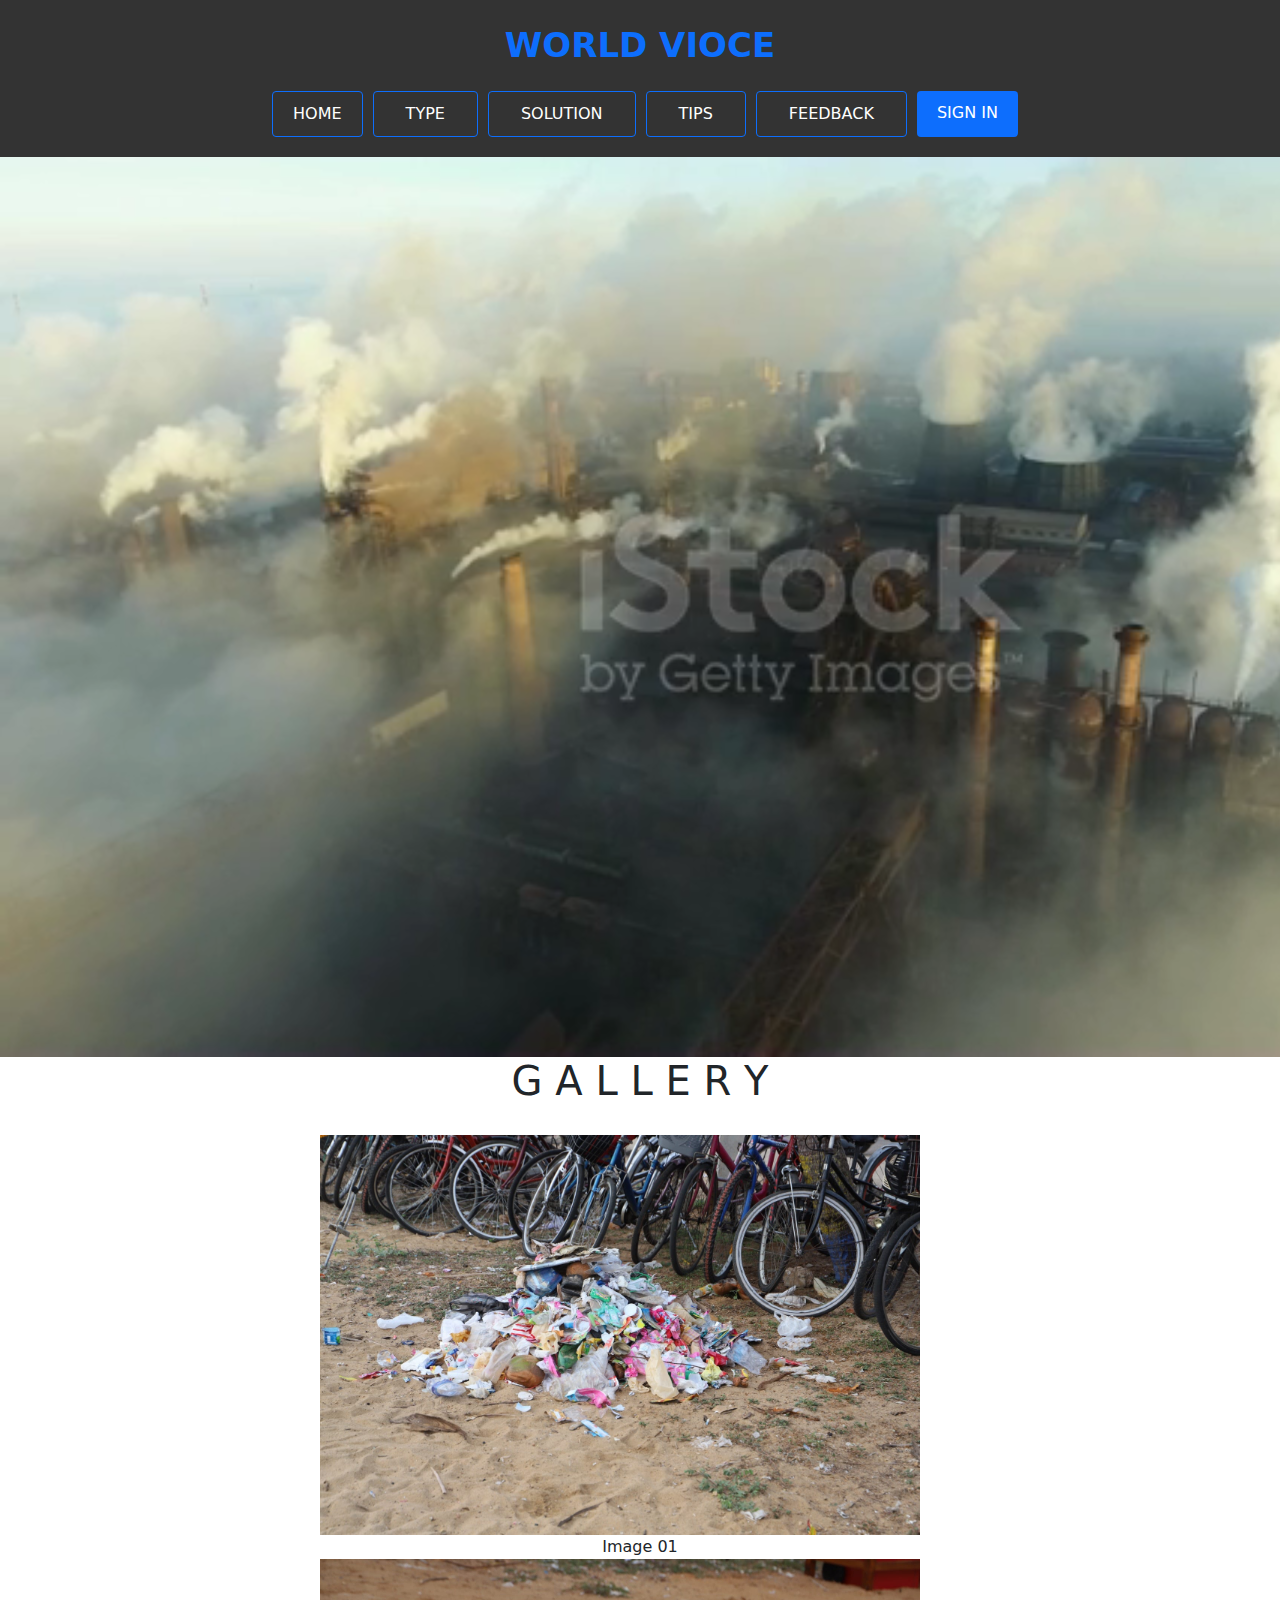
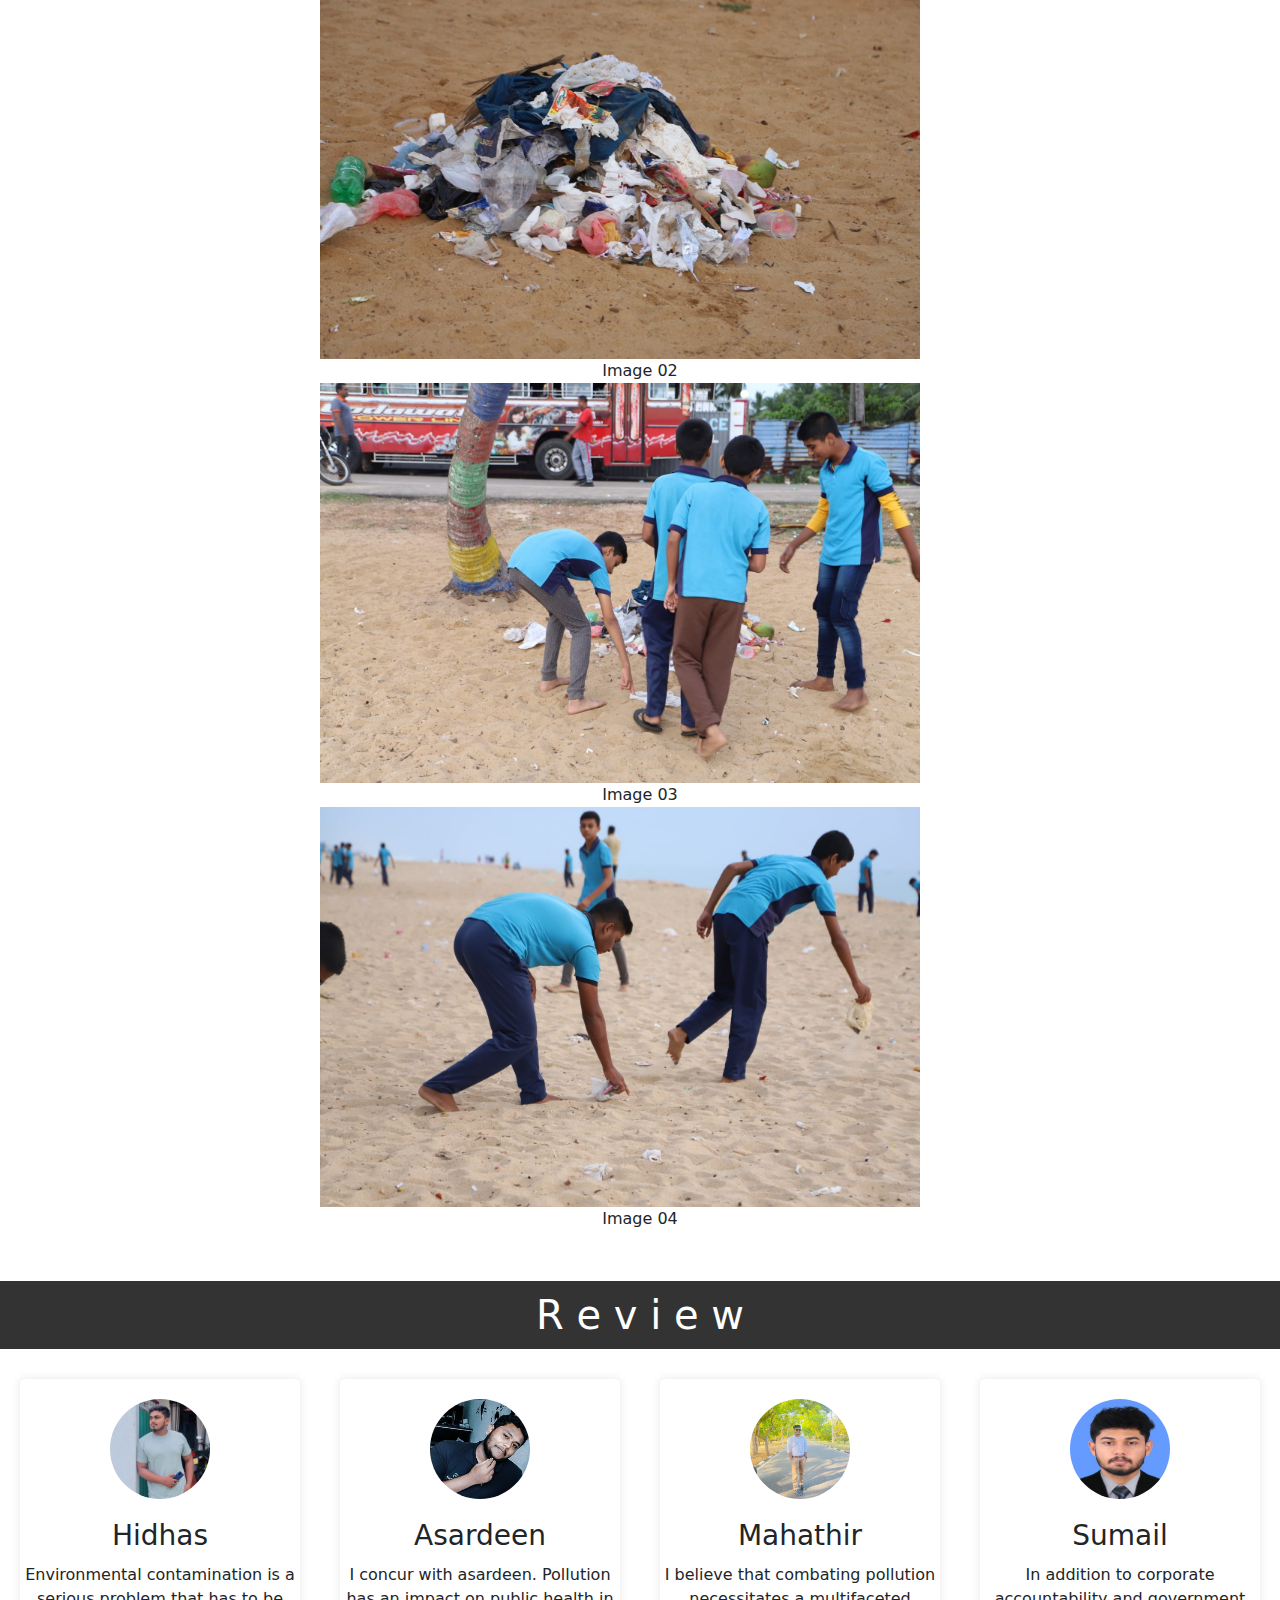
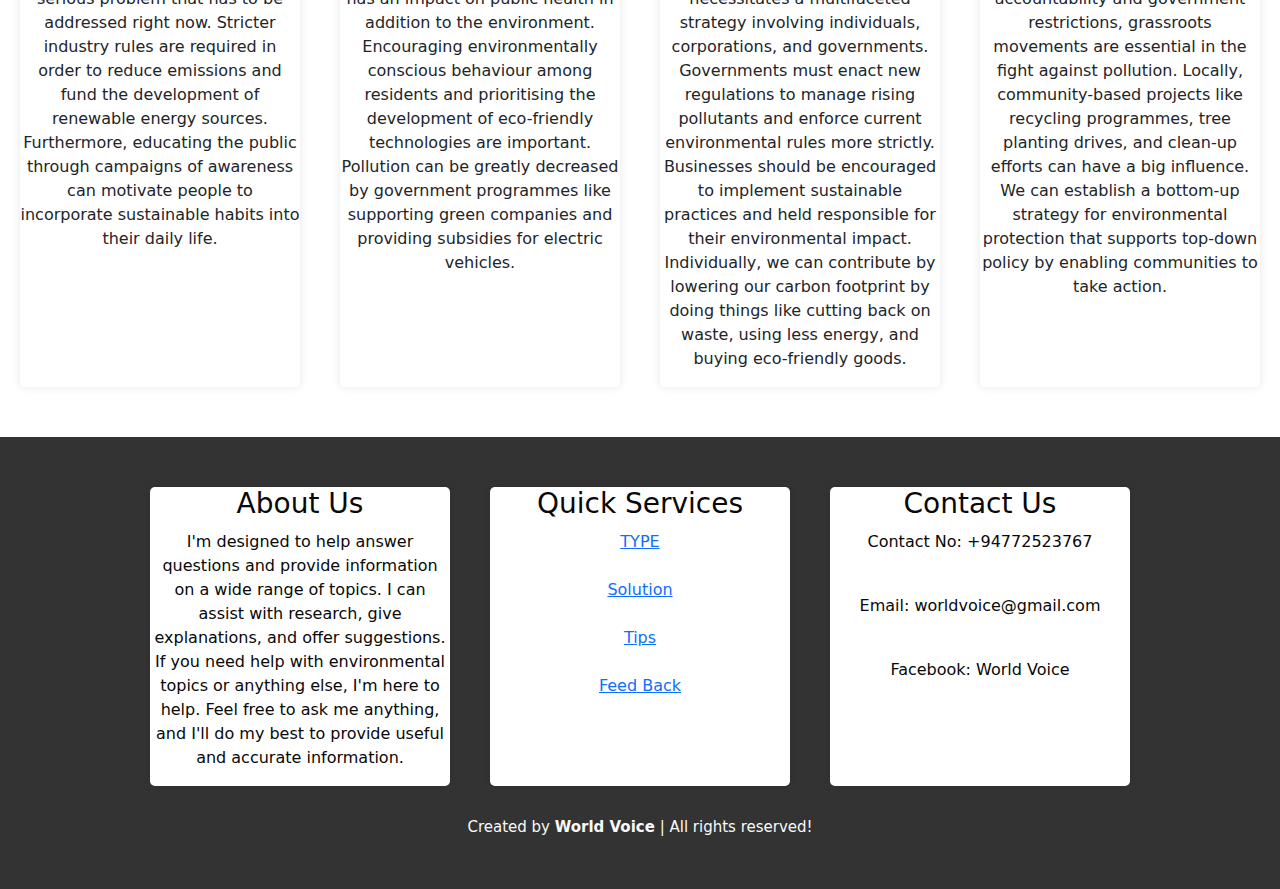
<file: World Voice - System/index.html>
<!DOCTYPE html>
<html lang="en">
    <head>
        <meta charset="UTF-8">
        <meta name="viewport" content="width=device-width, initial-scale=1.0, maximum-scale=1.0, user-scalable=no">

        <title>Your New Title Here</title>
        <link rel="stylesheet" href="CSS File/style.css">
        <link href="https://cdn.jsdelivr.net/npm/bootstrap@5.3.3/dist/css/bootstrap.min.css" rel="stylesheet" integrity="sha384-QWTKZyjpPEjISv5WaRU9OFeRpok6YctnYmDr5pNlyT2bRjXh0JMhjY6hW+ALEwIH" crossorigin="anonymous">
        <script src="https://cdn.jsdelivr.net/npm/bootstrap@5.3.3/dist/js/bootstrap.bundle.min.js" integrity="sha384-YvpcrYf0tY3lHB60NNkmXc5s9fDVZLESaAA55NDzOxhy9GkcIdslK1eN7N6jIeHz" crossorigin="anonymous"></script>
    

        <link rel="icon" href="favicon.ico" type="image/x-icon">
        <link rel="shortcut icon" href="favicon.ico" type="image/x-icon">
    </head>
    
<body>
    <header>
        <div id="menu-bar" class="fas fa-bars"></div>
        <a href="#" class="logo"><span>WORLD VIOCE</span></a>
    
        <nav class="topnav" id="myTopnav">
            <a href="index.html" class="active">HOME</a>
            <div class="dropdown">
                <div class="dropbtn"><a href="Type.html" >TYPE</a>
                     <i class="fa fa-caret-down"></i>
                </div>
            </div>
            <div class="dropdown">
                <div class="dropbtn"><a href="Sollution.html" >SOLUTION</a>
                    <i class="fa fa-caret-down"></i>
                </div>
            </div>
            <div class="dropdown">
                <div class="dropbtn"><a href="Tips.html" >TIPS</a>

                </div>
            </div>
            <div class="dropdown">
                <div class="dropbtn"><a href="Feedback.html" >FEEDBACK</a>

                </div>
            </div>
                <a href="Login.html" class="btn-area">SIGN IN</a>
            </div>
        </div>
        </nav>
    </header>    

    <section class="home" id="home">

        <div class="content">
            <h3>Welcome to Sri Lanka </h3>
            <p>Explore the beauty and culture of the island nation.</p>
        </div>
    
        <div class="video-container">
            <video src="Vedio/Background.mp4" id="video-slider" loop autoplay muted></video>
        </div>
    
    </section>
    <section class="gallery" id="gallery">

        <h1 class="heading">
            <span>G</span>
            <span>A</span>
            <span>L</span>
            <span>L</span>
            <span>E</span>
            <span>R</span>
            <span>Y</span>
        </h1>
    
        <div class="gallery">
            <a target="_blank" href="images/01.jpg" class="center">
              <img src="images/01.jpg" alt="Cinque Terre" width="600" height="400">
            </a>
            <div class="desc">Image 01</div>
          </div>
          
          <div class="gallery">
            <a target="_blank" href="images/02.jpg" class="center">
              <img src="images/02.jpg" alt="Forest" width="600" height="400">
            </a>
            <div class="desc">Image 02</div>
          </div>
          
          <div class="gallery">
            <a target="_blank" href="images/03.jpg"class="center">
              <img src="images/06.jpg" alt="Northern Lights" width="600" height="400">
            </a>
            <div class="desc">Image 03</div>
          </div>
          
          <div class="gallery">
            <a target="_blank" href="images/04.jpg"class="center">
              <img src="images/04.jpg" alt="Mountains" width="600" height="400">
            </a>
            <div class="desc">Image 04</div>
          </div>
    </section>
    

    <section class="review" id="review">

        <h1 class="heading" style="background-color: #333; color: #fff; padding: 10px;">
            <span>R</span>
            <span>e</span>
            <span>v</span>
            <span>i</span>
            <span>e</span>
            <span>w</span>
        </h1>
    
        <div class="swiper-container review-slider">
    
            <div class="swiper-wrapper">
    
            
                    <div class="box">
                        <img src="images/M4.jpg" alt="Hidhas">
                        <h3>Hidhas</h3>
                        <p>Environmental contamination is a serious problem that has to be addressed right now. Stricter industry rules are required in order to reduce emissions and fund the development of renewable energy sources. Furthermore, educating the public through campaigns of awareness can motivate people to incorporate sustainable habits into their daily life.</p>
                    </div>
                
                    <div class="box">
                        <img src="images/M1.jpg"alt="Asardeen">
                        <h3>Asardeen</h3>
                        <p>I concur with asardeen. Pollution has an impact on public health in addition to the environment. Encouraging environmentally conscious behaviour among residents and prioritising the development of eco-friendly technologies are important. Pollution can be greatly decreased by government programmes like supporting green companies and providing subsidies for electric vehicles.
                        </p>
                    </div>
                    <div class="box">
                        <img src="images/M2.jpg" alt="Mahathir">
                        <h3>Mahathir</h3>
                        <p>I believe that combating pollution necessitates a multifaceted strategy involving individuals, corporations, and governments. Governments must enact new regulations to manage rising pollutants and enforce current environmental rules more strictly. Businesses should be encouraged to implement sustainable practices and held responsible for their environmental impact. Individually, we can contribute by lowering our carbon footprint by doing things like cutting back on waste, using less energy, and buying eco-friendly goods.
                        </p>
                    </div>
                    <div class="box">
                        <img src="images/M3.jpeg" alt="Sumail">
                        <h3>Sumail</h3>
                        <p>In addition to corporate accountability and government restrictions, grassroots movements are essential in the fight against pollution. Locally, community-based projects like recycling programmes, tree planting drives, and clean-up efforts can have a big influence. We can establish a bottom-up strategy for environmental protection that supports top-down policy by enabling communities to take action.</p>
                    </div>
                
                    </div>
        </div>
    
    </section>
    


    <section class="footer">
        <div class="box-container">
            <div class="box">
                <h3>About Us</h3>
                <p>
                    I'm designed to help answer questions and provide information on a wide range of topics. I can assist with research, give explanations, and offer suggestions. If you need help with environmental topics or anything else, I'm here to help. Feel free to ask me anything, and I'll do my best to provide useful and accurate information.
                </p>
            </div>
            <div class="box">
                <h3>Quick Services</h3>
                <a href="Type.html">TYPE</a><br><br>
                <a href="Sollution.html">Solution</a><br><br>
                <a href="Tips.html">Tips</a><br><br>
                <a href="Feedback.html">Feed Back</a><br><br>
            </div>
            <div class="box">
                <h3>Contact Us</h3>
                <p>Contact No: +94772523767</p><br>
                <p>Email: worldvoice@gmail.com</p><br>
                <p>Facebook: World Voice</p><br>
            </div>
        </div>
        <div class="credit">Created by <span>World Voice</span> | All rights reserved!</div>
    </section>
    
    </body>
    </html>
</file>
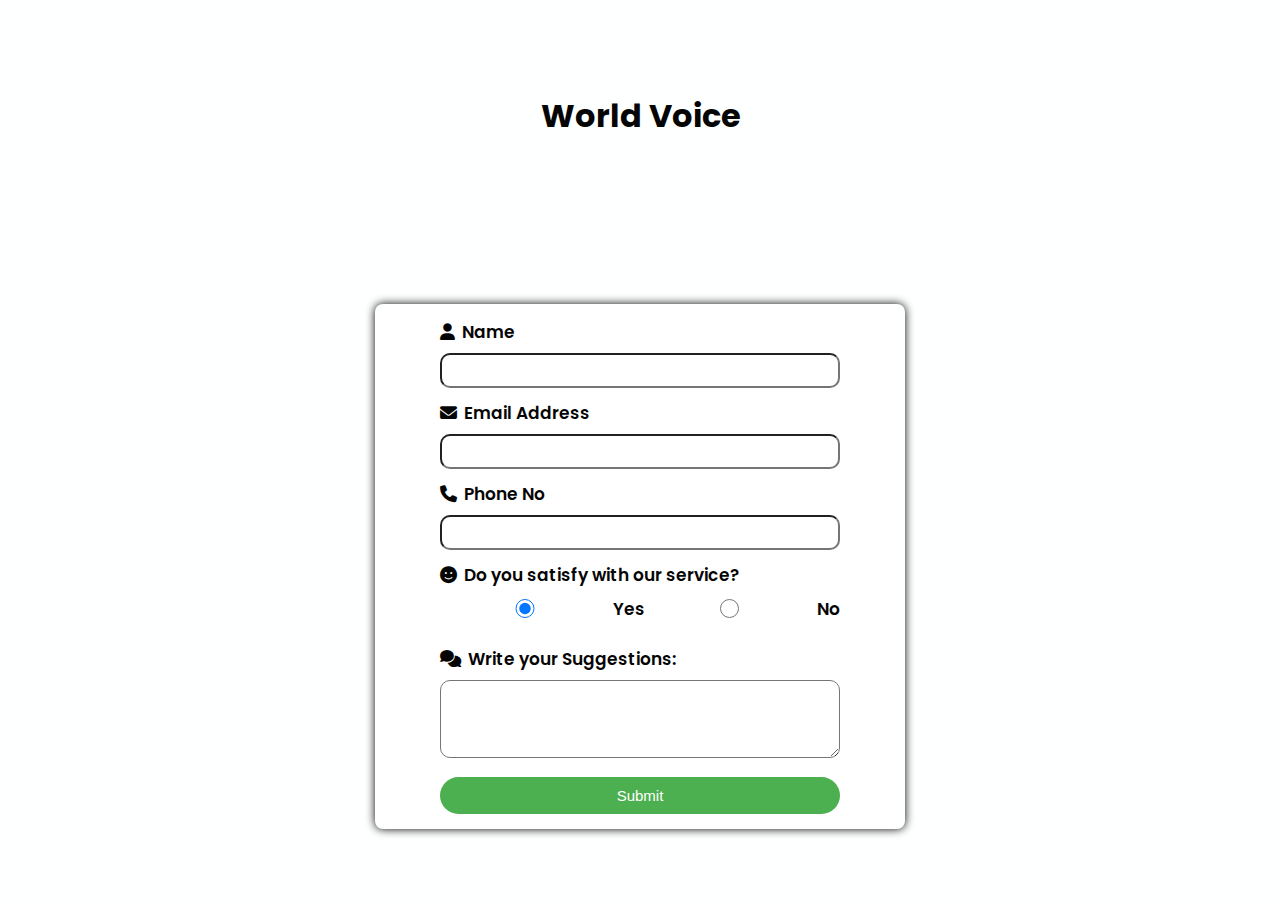
<file: World Voice - System/Feedback.html>
<!DOCTYPE html> 
<html lang="en"> 

<head> 
	<meta charset="UTF-8"> 
	<meta name="viewport"
		content="width=device-width,initial-scale=1.0"> 
	<title>Responsive Form Card</title> 
	<link rel="stylesheet" href= "https://cdnjs.cloudflare.com/ajax/libs/font-awesome/6.5.1/css/all.min.css"> 
	<link rel="stylesheet" href="CSS File/Feedback.css"> 
</head> 

<body> 
	<h1>World Voice</h1> 
	<div class="form-box"> 
		<form> 
			<label for="uname"> 
				<i class="fa fa-solid fa-user"></i> 
				Name 
			</label> 
			<input type="text" id="uname"
				name="uname" required> 

			<label for="email"> 
				<i class="fa fa-solid fa-envelope"></i> 
				Email Address 
			</label> 
			<input type="email" id="email"
				name="email" required> 

			<label for="phone"> 
				<i class="fa-solid fa-phone"></i> 
				Phone No 
			</label> 
			<input type="tel" id="phone"
				name="phone" required> 

			<label> 
				<i class="fa-solid fa-face-smile"></i> 
				Do you satisfy with our service? 
			</label> 
			<div class="radio-group"> 
				<input type="radio" id="yes"
					name="satisfy" value="yes" checked> 
				<label for="yes">Yes</label> 

				<input type="radio" id="no"
					name="satisfy" value="no"> 
				<label for="no">No</label> 
			</div> 

			<label for="msg"> 
				<i class="fa-solid fa-comments"
				style="margin-right: 3px;"></i> 
				Write your Suggestions: 
			</label> 
			<textarea id="msg" name="msg"
					rows="4" cols="10" required> 
			</textarea> 
			<button type="submit"> 
				Submit 
			</button> 
		</form> 
	</div> 
</body> 

</html>
</file>
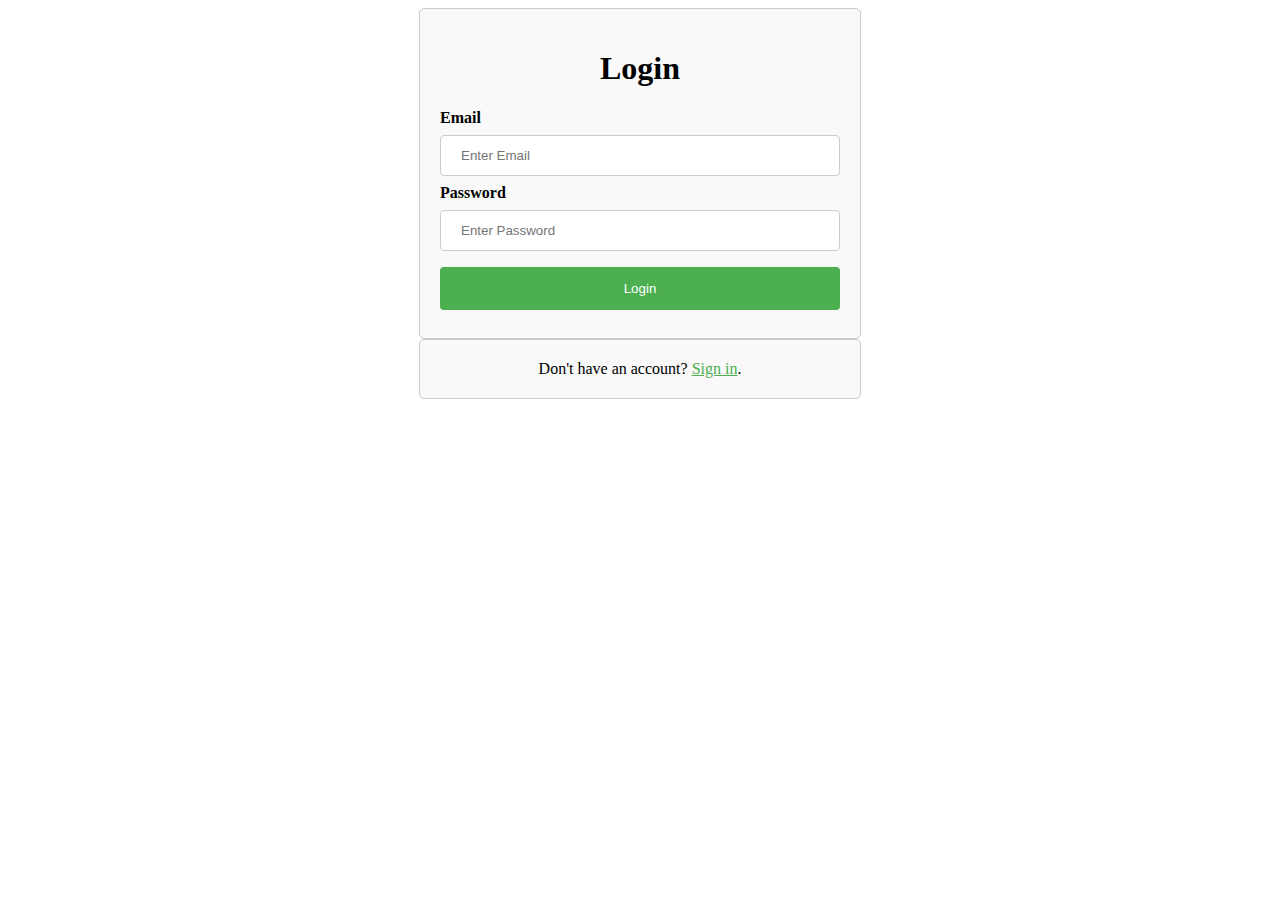
<file: World Voice - System/Login.html>
<!DOCTYPE html>
<html lang="en">
<head>
  <meta charset="UTF-8">
  <meta name="viewport" content="width=device-width, initial-scale=1.0">
  <title>Registration Form</title>
  <link rel="stylesheet" href="CSS File/Register.css">
</head>
<body>
  <form>
    <div class="container">
      <h1>Login</h1>
      <label for="email"><b>Email</b></label>
      <input type="text" placeholder="Enter Email" name="email" id="email" required>

      <label for="psw"><b>Password</b></label>
      <input type="password" placeholder="Enter Password" name="psw" id="psw" required>
      <button type="submit" class="registerbtn">Login</button>
    </div>

    <div class="container signin">
      <p>Don't have an account? <a href="Register.html">Sign in</a>.</p>
    </div>
  </form>
    </div>
</body>

</html>
</file>
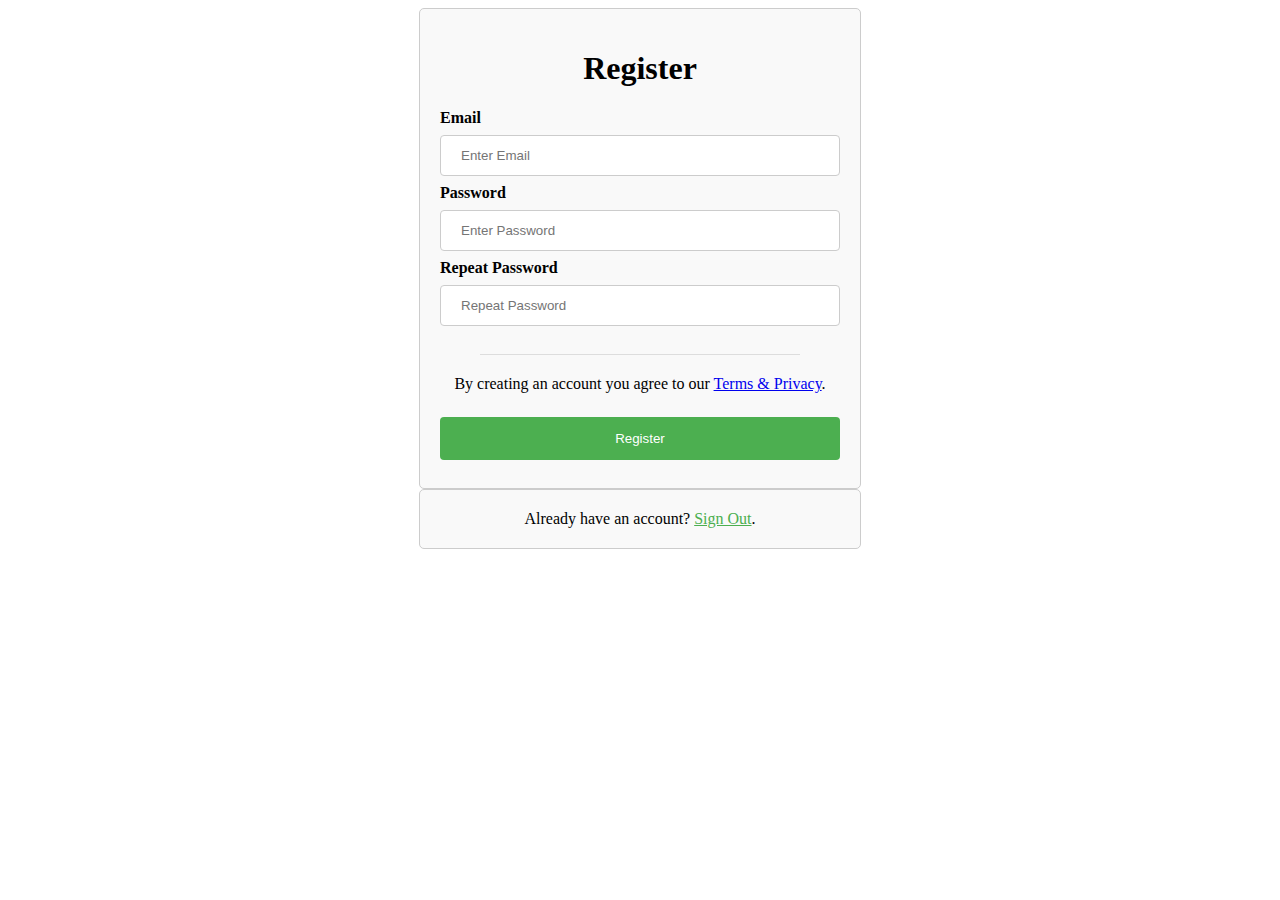
<file: World Voice - System/Register.html>
<!DOCTYPE html>
<html lang="en">
<head>
  <meta charset="UTF-8">
  <meta name="viewport" content="width=device-width, initial-scale=1.0">
  <title>Registration Form</title>
  <link rel="stylesheet" href="CSS File/Register.css">
</head>
<body>
  <form>
    <div class="container">
      <h1>Register</h1>
      <label for="email"><b>Email</b></label>
      <input type="text" placeholder="Enter Email" name="email" id="email" required>

      <label for="psw"><b>Password</b></label>
      <input type="password" placeholder="Enter Password" name="psw" id="psw" required>

      <label for="psw-repeat"><b>Repeat Password</b></label>
      <input type="password" placeholder="Repeat Password" name="psw-repeat" id="psw-repeat" required>
      <hr>

      <p>By creating an account you agree to our <a href="#">Terms & Privacy</a>.</p>
      <button type="submit" class="registerbtn">Register</button>
    </div>

    <div class="container signin">
      <p>Already have an account? <a href="Login.html">Sign Out</a>.</p>
    </div>
  </form>
</body>
</html>
</file>
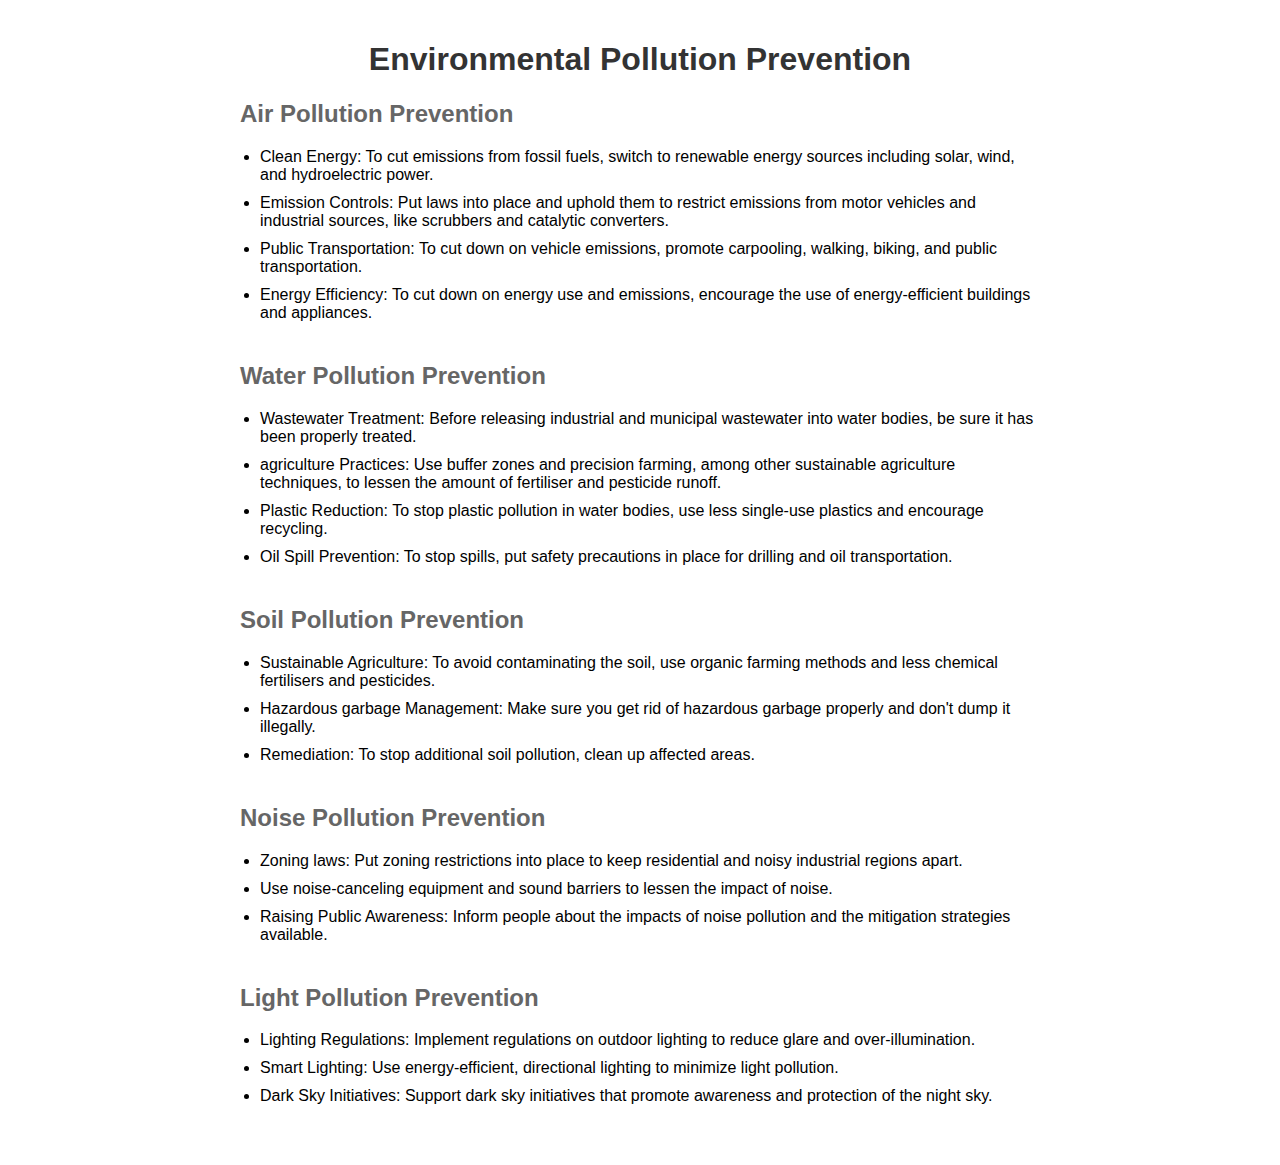
<file: World Voice - System/Sollution.html>
<!DOCTYPE html>
<html lang="en">
<head>
    <meta charset="UTF-8">
    <meta http-equiv="X-UA-Compatible" content="IE=edge">
    <meta name="viewport" content="width=device-width, initial-scale=1.0">
    <link rel="stylesheet" href="CSS File/Sollution_Css.css">
    <title>Environmental Pollution Prevention</title>
</head>
<body>

<div class="container">
    <h1>Environmental Pollution Prevention</h1>

    <div class="solution">
        <h2>Air Pollution Prevention</h2>
        <ul>
            <li>Clean Energy: To cut emissions from fossil fuels, switch to renewable energy sources including solar, wind, and hydroelectric power.</li>
            <li>Emission Controls: Put laws into place and uphold them to restrict emissions from motor vehicles and industrial sources, like scrubbers and catalytic converters.</li>
            <li>Public Transportation: To cut down on vehicle emissions, promote carpooling, walking, biking, and public transportation.</li>
            <li>Energy Efficiency: To cut down on energy use and emissions, encourage the use of energy-efficient buildings and appliances.</li>
        </ul>
    </div>

    <div class="solution">
        <h2>Water Pollution Prevention</h2>
        <ul>
            <li>Wastewater Treatment: Before releasing industrial and municipal wastewater into water bodies, be sure it has been properly treated.</li>
            <li>agriculture Practices: Use buffer zones and precision farming, among other sustainable agriculture techniques, to lessen the amount of fertiliser and pesticide runoff.</li>
            <li>Plastic Reduction: To stop plastic pollution in water bodies, use less single-use plastics and encourage recycling.</li>
            <li>Oil Spill Prevention: To stop spills, put safety precautions in place for drilling and oil transportation.</li>

        </ul>
    </div>

    <div class="solution">
        <h2>Soil Pollution Prevention</h2>
        <ul>
            <li>Sustainable Agriculture: To avoid contaminating the soil, use organic farming methods and less chemical fertilisers and pesticides.</li>
            <li>Hazardous garbage Management: Make sure you get rid of hazardous garbage properly and don't dump it illegally.</li>
            <li>Remediation: To stop additional soil pollution, clean up affected areas.</li>


        </ul>
    </div>

    <div class="solution">
        <h2>Noise Pollution Prevention</h2>
        <ul>
            <li>Zoning laws: Put zoning restrictions into place to keep residential and noisy industrial regions apart.</li>
                 <li>Use noise-canceling equipment and sound barriers to lessen the impact of noise.</li>
                <li>Raising Public Awareness: Inform people about the impacts of noise pollution and the mitigation strategies available.</li>


        </ul>
    </div>

    <div class="solution">
        <h2>Light Pollution Prevention</h2>
        <ul>
            <li>Lighting Regulations: Implement regulations on outdoor lighting to reduce glare and over-illumination.</li>
            <li>Smart Lighting: Use energy-efficient, directional lighting to minimize light pollution.</li>
            <li>Dark Sky Initiatives: Support dark sky initiatives that promote awareness and protection of the night sky.</li>
        </ul>
    </div>
</div>

</body>
</html>
</file>
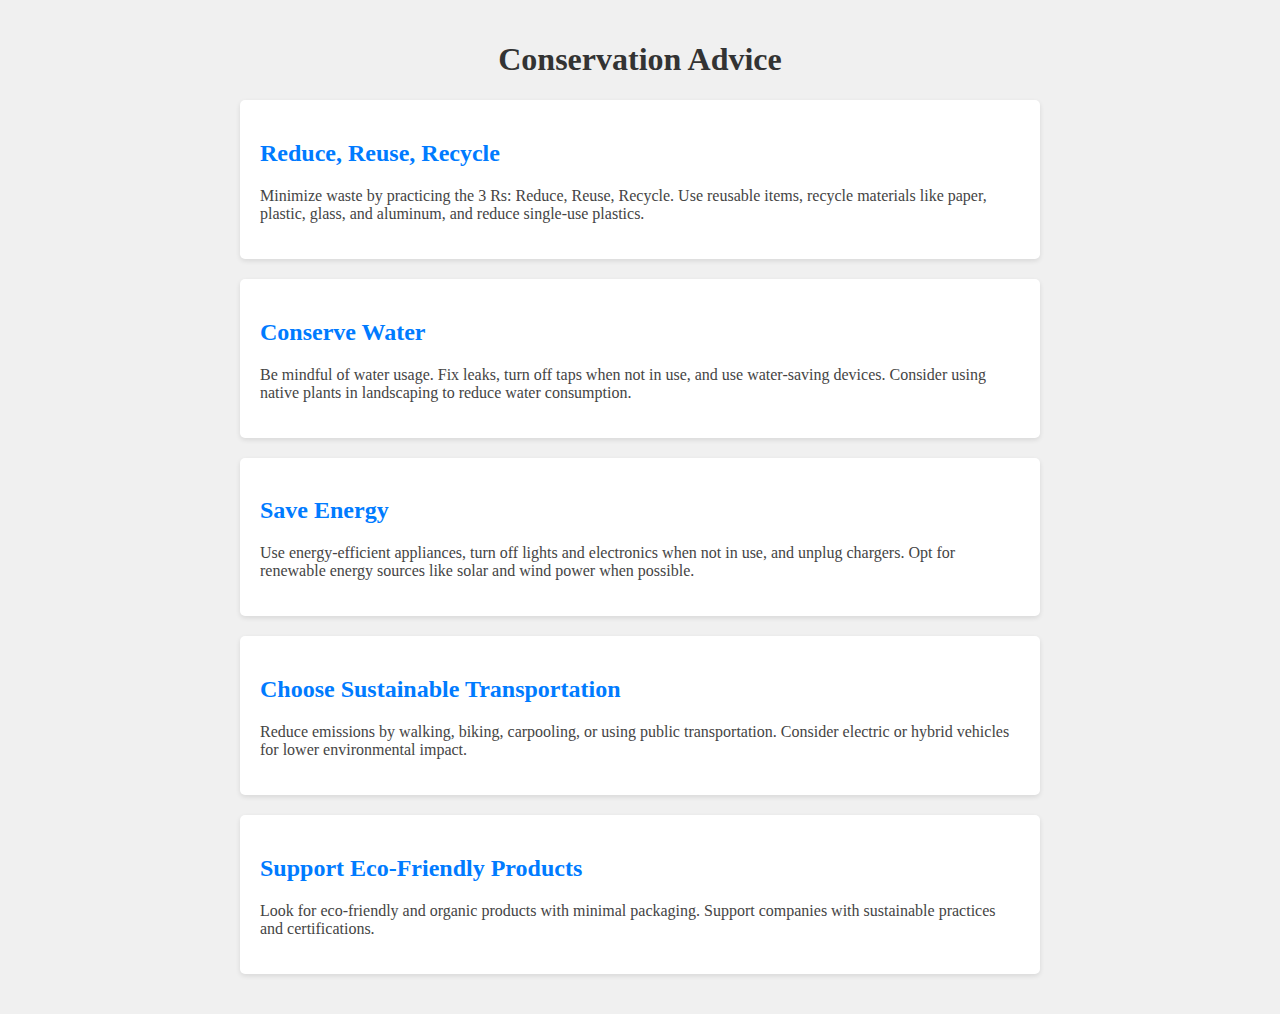
<file: World Voice - System/Tips.html>
<!DOCTYPE html>
<html lang="en">
<head>
    <meta charset="UTF-8">
    <meta http-equiv="X-UA-Compatible" content="IE=edge">
    <meta name="viewport" content="width=device-width, initial-scale=1.0">
    <link rel="stylesheet" href="CSS File/Tips.css">
    <title>Environmental Tips</title>
</head>
<body>

<div class="container">
    <h1>Conservation Advice</h1>

    <div class="tip">
        <h2>Reduce, Reuse, Recycle</h2>
        <p>Minimize waste by practicing the 3 Rs: Reduce, Reuse, Recycle. Use reusable items, recycle materials like paper, plastic, glass, and aluminum, and reduce single-use plastics.</p>
    </div>

    <div class="tip">
        <h2>Conserve Water</h2>
        <p>Be mindful of water usage. Fix leaks, turn off taps when not in use, and use water-saving devices. Consider using native plants in landscaping to reduce water consumption.</p>
    </div>

    <div class="tip">
        <h2>Save Energy</h2>
        <p>Use energy-efficient appliances, turn off lights and electronics when not in use, and unplug chargers. Opt for renewable energy sources like solar and wind power when possible.</p>
    </div>

    <div class="tip">
        <h2>Choose Sustainable Transportation</h2>
        <p>Reduce emissions by walking, biking, carpooling, or using public transportation. Consider electric or hybrid vehicles for lower environmental impact.</p>
    </div>

    <div class="tip">
        <h2>Support Eco-Friendly Products</h2>
        <p>Look for eco-friendly and organic products with minimal packaging. Support companies with sustainable practices and certifications.</p>
    </div>
</div>

</body>
</html>
</file>
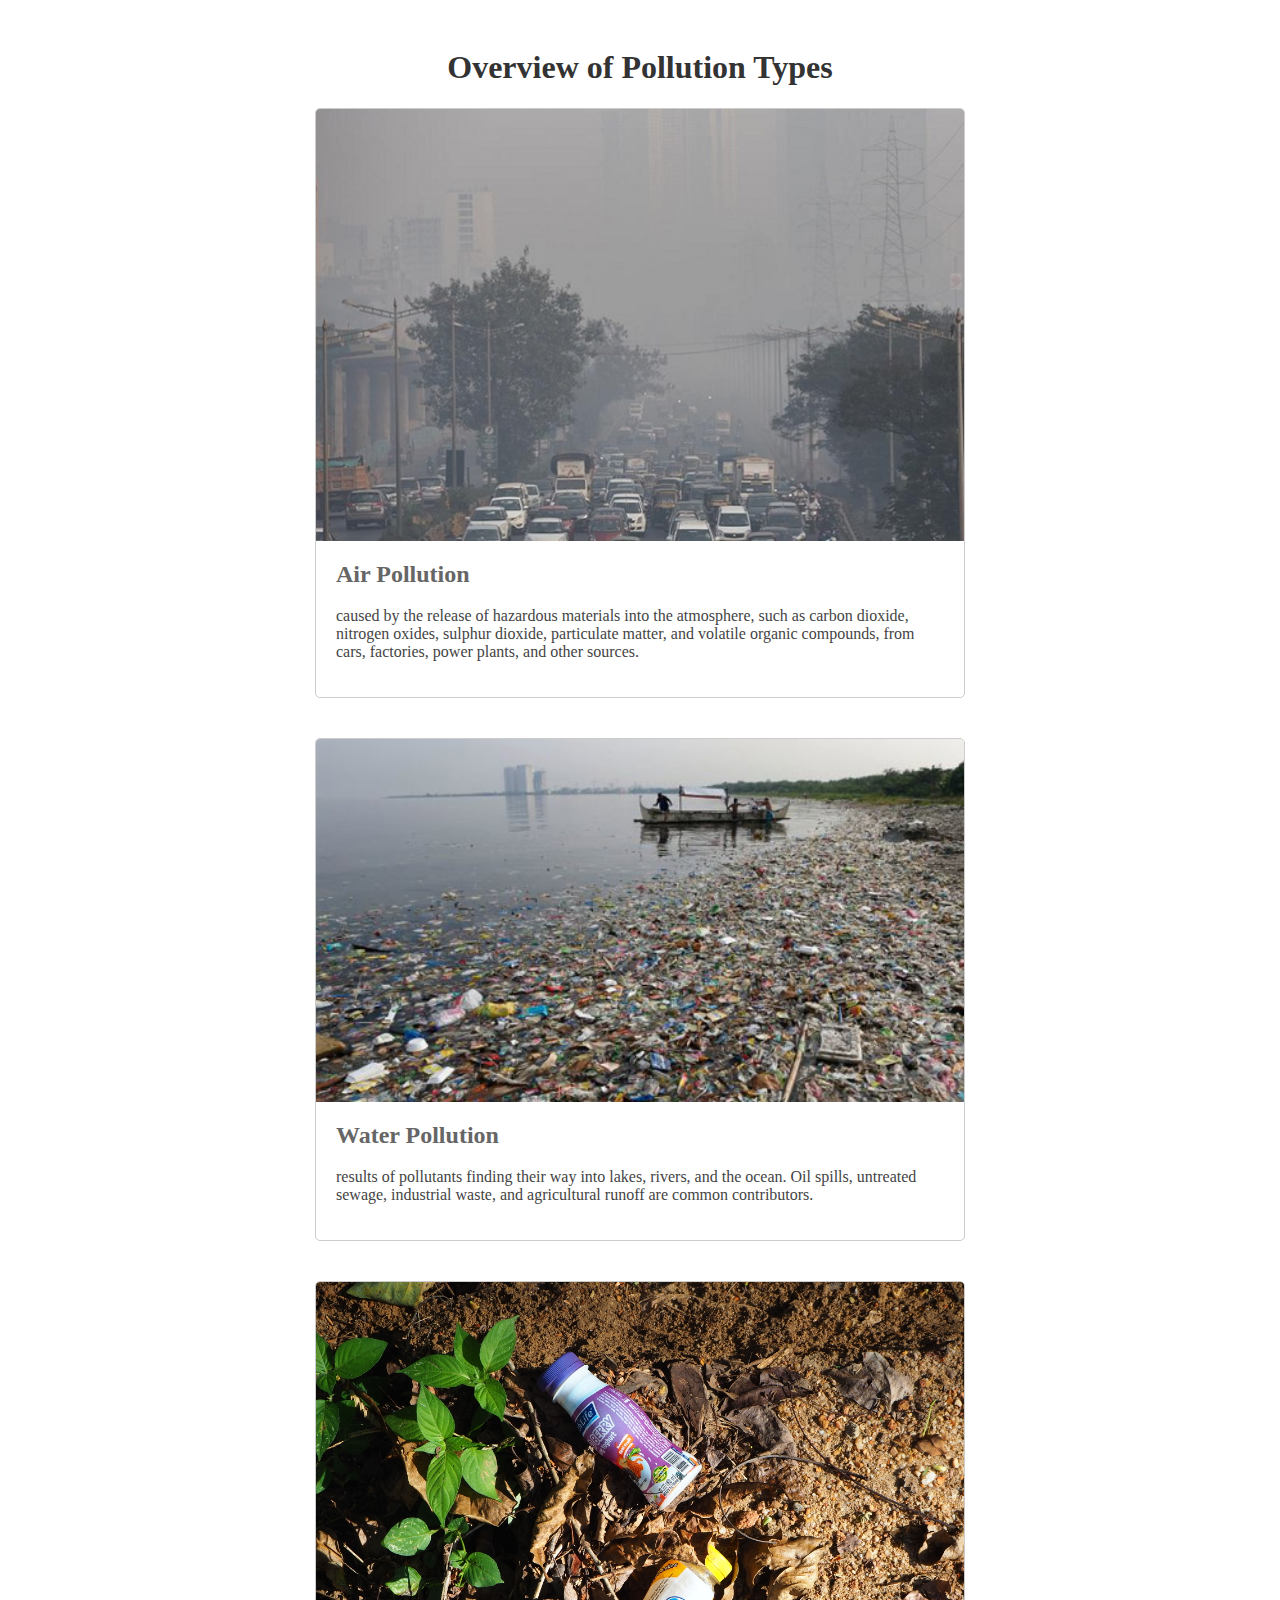
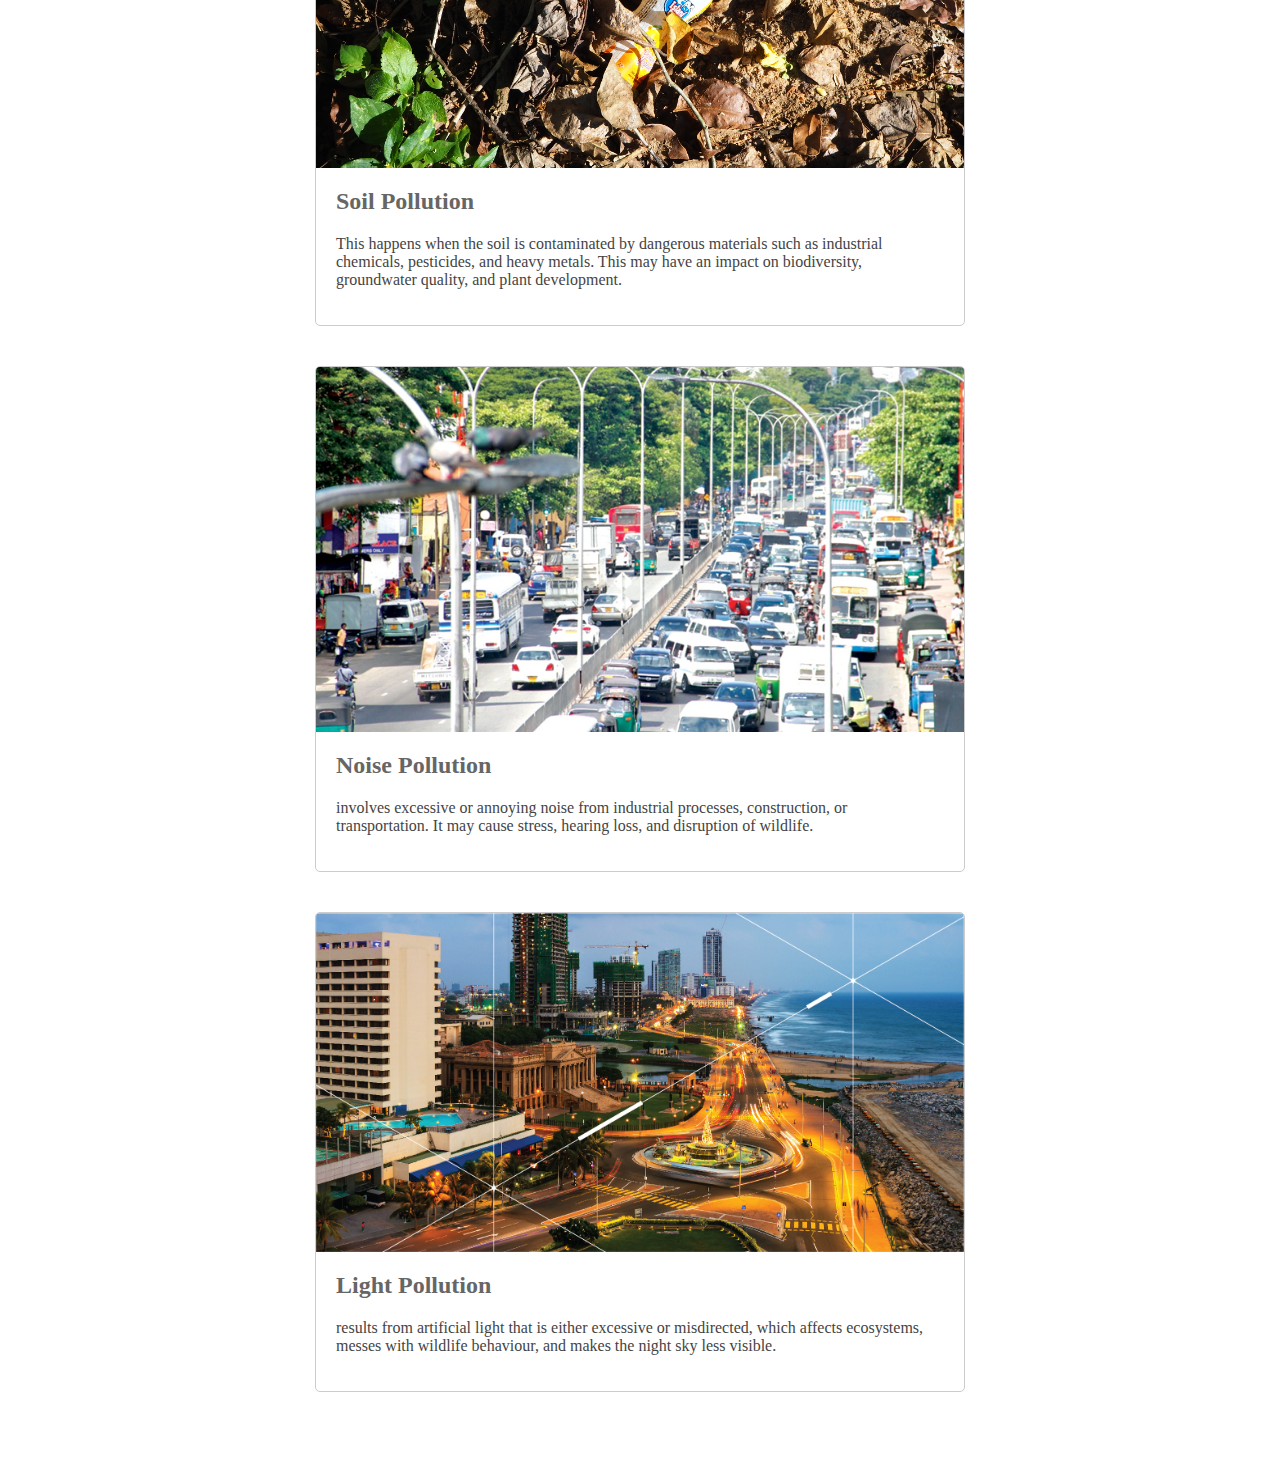
<file: World Voice - System/Type.html>
<!DOCTYPE html>
<html lang="en">
<head>
    <meta charset="UTF-8">
    <meta http-equiv="X-UA-Compatible" content="IE=edge">
    <meta name="viewport" content="width=device-width, initial-scale=1.0">
    <link rel="stylesheet" href="CSS File/type_style.css">
   
    <title>environmental pollution types</title>
    
</head>
<body>

  <div class="container">
      <h1>Overview of Pollution Types</h1>
  
      <div class="pollution-type">
          <img src="images/1.jpg" alt="Air Pollution">
          <div class="pollution-description">
              <h2>Air Pollution</h2>
              <p>caused by the release of hazardous materials into the atmosphere, such as carbon dioxide, nitrogen oxides, sulphur dioxide, particulate matter, and volatile organic compounds, from cars, factories, power plants, and other sources.</p>
          </div>
      </div>
  
      <div class="pollution-type">
          <img src="images/2.jpg" alt="Water Pollution">
          <div class="pollution-description">
              <h2>Water Pollution</h2>
              <p>results of pollutants finding their way into lakes, rivers, and the ocean. Oil spills, untreated sewage, industrial waste, and agricultural runoff are common contributors.
            </p>
          </div>
      </div>
  
      <div class="pollution-type">
          <img src="images/3.jpg" alt="Soil Pollution">
          <div class="pollution-description">
              <h2>Soil Pollution</h2>
              <p>This happens when the soil is contaminated by dangerous materials such as industrial chemicals, pesticides, and heavy metals. This may have an impact on biodiversity, groundwater quality, and plant development.
            </p>
          </div>
      </div>
  
      <div class="pollution-type">
          <img src="images/4.jpg" alt="Noise Pollution">
          <div class="pollution-description">
              <h2>Noise Pollution</h2>
              <p>involves excessive or annoying noise from industrial processes, construction, or transportation. It may cause stress, hearing loss, and disruption of wildlife.
            </p>
          </div>
      </div>
  
      <div class="pollution-type">
          <img src="images/5.jpg" alt="Light Pollution">
          <div class="pollution-description">
              <h2>Light Pollution</h2>
              <p>results from artificial light that is either excessive or misdirected, which affects ecosystems, messes with wildlife behaviour, and makes the night sky less visible.
            </p>
          </div>
      </div>
  </div>
  
  </body>
  </html>
</file>
<file: World Voice - System/CSS File/style.css>
* {
  margin: 0;
  padding: 0;
  box-sizing: border-box;
}


body {
  font-family: Arial, sans-serif;
  line-height: 1.6;
}

a {
  text-decoration: none;
  color: inherit;
}
.dropbtn a{
  text-decoration: none;
}

header {
  background-color: #333;
  color: #fff;
  padding: 20px 0;
  text-align: center;
}

.logo {
  font-size: 34px;
  font-weight: bold;
  text-decoration: none;

}

.menu-bar {
  position: absolute;
  top: 20px;
  left: 20px;
  cursor: pointer;
}

.topnav {
  display: flex;
  justify-content: center;
  margin-top: 20px;
}

.topnav a {
  padding: 10px 20px;
  color: #fff;
  text-transform: uppercase;
}

.active, .dropdown {
  margin-left: 10px;
  cursor: pointer;
  outline: 0;
  display: inline-block;
  font-weight: 400;
  line-height: 1.5;
  text-align: center;
  background-color: transparent;
  border: 1px solid transparent;
  padding: 6px 12px;
  font-size: 1rem;
  border-radius: .25rem;
  transition: color .15s ease-in-out,background-color .15s ease-in-out,border-color .15s ease-in-out,box-shadow .15s ease-in-out;
  color: #0d6efd;
  border-color: #0d6efd;

  display: flex;
  flex-direction: column;
  justify-content: center;
  align-items: center;
  color: #fff;
  text-align: center;
  text-decoration: none;

  


}

.dropdown:hover{
  color: #ffffff;
  border-color: #ffffff;
  
}

.btn-area{
  margin-left: 10px;
  background-color: #0d6efd;
  border: none;
  color: white;
  padding: 15px 32px;
  text-align: center;
  text-decoration: none;
  display: inline-block;
  font-size: 16px;
  border-radius: .25rem;
  text-decoration: none;

}

.btn-area:hover{
  background-color: #00110b; 
  color: #0d6efd;
  background-color: #ffffff;


 
  
}

.home  {
  position: relative;
  height: 100vh;
  display: flex;
  flex-direction: column;
  justify-content: center;
  align-items: center;
  color: #fff;
  text-align: center;
}

.video-container {
  position: absolute;
  top: 0;
  left: 0;
  width: 100%;
  height: 100%;
  overflow: hidden;
}

#video-slider {
  min-width: 100%;
  min-height: 100%;
  object-fit: cover;
}

.center {
  display: block;
  margin-left: auto;
  margin-right: auto;
  width: 50%;
}
.desc{
  display: block;
  margin-left: auto;
  margin-right: auto;
  width: 50%;
  text-align: center;
}
.heading {
  text-align: center;
  margin-bottom: 30px;
}



.content {
  padding: 20px;
}

.content h3 {
  margin-bottom: 10px;
}

.content p {
  color: #888;
  margin-bottom: 20px;
}

.btn {
  display: inline-block;
  padding: 8px 20px;
  background-color: #333;
  color: #fff;
  border: none;
  border-radius: 5px;
  text-transform: uppercase;
  text-decoration: none;
  transition: background-color 0.3s ease;
}

.btn:hover {
  background-color: #555;
}

.review {
  padding: 50px 0;
}

.review-slider {
  margin-top: 30px;
  
}

.swiper-wrapper {
  display: flex;
}

.box {
  width: 400px;
  margin: 20px;
  background-color: #fff;
  border-radius: 5px;
  overflow: hidden;
  box-shadow: 0 0 10px rgba(0, 0, 0, 0.1);
  text-align: center;
}

.box img {
  width: 100px;
  height: 100px;
  border-radius: 50%;
  margin: 20px auto;
}

.footer {
  background-color: #333;
  color: #080808;
  padding: 50px 0;
  text-align: center;
}

.box-container {
  display: flex;
  justify-content: center;
  margin-bottom: 30px;
}

.box {
  width: 300px;
  margin: 0 20px;
}

.box h3 {
  margin-bottom: 10px;
}

.credit {
  margin-top: 30px;
  font-size: 15px;
  color: #f9f9f9;

}

.credit span {
  font-weight: bold;
}
</file>
<file: World Voice - System/CSS File/Feedback.css>
/*style.css */
@import url( 
'https://fonts.googleapis.com/css2?family=Poppins&display=swap'); 

body { 
	margin: 0; 
	display: flex; 
	align-items: center; 
	justify-content: space-around; 
	flex-direction: column; 
	height: 100vh; 
	background-color: #feffff; 
	font-family: 'Poppins', sans-serif; 

} 

.textup { 
	text-align: center; 
	color: rgb(5, 5, 5); 
	font-weight: 700; 
} 

i { 
	margin-right: 3px; 
} 

.form-box { 
	background-color: #fff; 
	box-shadow: 0 0 10px rgb(5, 5, 5);
	padding: 15px; 
	border-radius: 8px; 
	width: 500px; 
} 

form { 
	max-width: 400px; 
	margin: 0 auto; 
} 

.radio-group { 
	display: flex; 
	margin-bottom: 16px; 
} 

input[type="radio"] { 
	margin-right: 8px; 
} 

label { 
	display: block; 
	margin-bottom: 8px; 
	font-size: 17px; 
	color: rgb(5, 5, 5); 
	font-weight: 600; 
} 

input, 
textarea { 
	width: 100%; 
	padding: 8px; 
	margin-bottom: 12px; 
	box-sizing: border-box; 
	border-radius: 10px; 

} 

button { 
	background-color: #4caf50; 
	color: #fff; 
	padding: 10px; 
	border: none; 
	border-radius: 25px; 
	cursor: pointer; 
	width: 100%; 
	font-size: 15px; 
	transition: .2s linear; 
} 

button:hover { 
	background-color: #4caf50; 
	border: none; 
	transform: translateY(-10px); 
} 

h1 { 
	color: rgb(5, 5, 5); 
}
</file>
<file: World Voice - System/CSS File/Register.css>
/* registration.css */

/* Style the registration container */
.container {
  width: 400px;
  margin: 0 auto;
  padding: 20px;
  border: 1px solid #ccc;
  border-radius: 5px;
  background-color: #f9f9f9;
}

.container h1 {
  text-align: center;
}

.container p {
  text-align: center;
}

.container hr {
  border: 0;
  clear: both;
  display: block;
  width: 80%;
  background-color: #ddd;
  height: 1px;
  margin: 20px auto;
}

.container label {
  font-weight: bold;
}

.container input[type="text"],
.container input[type="password"] {
  width: 100%;
  padding: 12px 20px;
  margin: 8px 0;
  box-sizing: border-box;
  border: 1px solid #ccc;
  border-radius: 4px;
}

.container button[type="submit"] {
  width: 100%;
  padding: 14px 20px;
  margin: 8px 0;
  box-sizing: border-box;
  border: none;
  border-radius: 4px;
  background-color: #4caf50;
  color: white;
  cursor: pointer;
}

.container button[type="submit"]:hover {
  background-color: #45a049;
}

.container.signin {
  text-align: center;
}

.container.signin p {
  margin: 0;
}

.container.signin a {
  color: #4caf50;
}
</file>
<file: World Voice - System/CSS File/Sollution_Css.css>
/* Global Styles */
body {
  font-family: Georgia, sans-serif;
  margin: 0;
  padding: 0;
}

.container {
  max-width: 800px;
  margin: 0 auto;
  padding: 20px;
}

/* Heading Styles */
h1 {
  text-align: center;
  color: #333;
}

h2 {
  color: #666;
}

/* Solution Styles */
.solution {
  margin-bottom: 40px;
}

/* List Styles */
ul {
  list-style-type: disc;
  padding-left: 20px;
}

li {
  margin-bottom: 10px;
}

/* Link Styles */
a {
  color: #007bff;
  text-decoration: none;
}

a:hover {
  text-decoration: underline;
}
</file>
<file: World Voice - System/CSS File/Tips.css>
body {
  font-family: Georgia, serif;
  margin: 0;
  padding: 0;
  background-color: #f0f0f0;
}

.container {
  max-width: 800px;
  margin: 0 auto;
  padding: 20px;
}

h1 {
  text-align: center;
  color: #333;
}

.tip {
  background-color: #fff;
  padding: 20px;
  margin-bottom: 20px;
  border-radius: 5px;
  box-shadow: 0 2px 5px rgba(0, 0, 0, 0.1);
}

h2 {
  color: #007bff;
}

p {
  color: #444;
}
</file>
<file: World Voice - System/CSS File/type_style.css>
/* Global Styles */
body {
  font-family: Georgia, serif;
  padding: 0;
}

.container {
  max-width: 650px;
  margin: 0 auto;
  padding: 20px;
}

/* Heading Styles */
h1 {
  text-align: center;
  color: #333;
}

/* Pollution Type Styles */
.pollution-type {
  margin-bottom: 40px;
  border: 1px solid #ccc;
  border-radius: 5px;
  overflow: hidden;
}

.pollution-type img {
  width: 100%;
  height: auto;
  display: block;
}

.pollution-description {
  padding: 20px;
}

.pollution-description h2 {
  color: #666;
  margin-top: 0;
}

.pollution-description p {
  color: #444;
}
</file>
